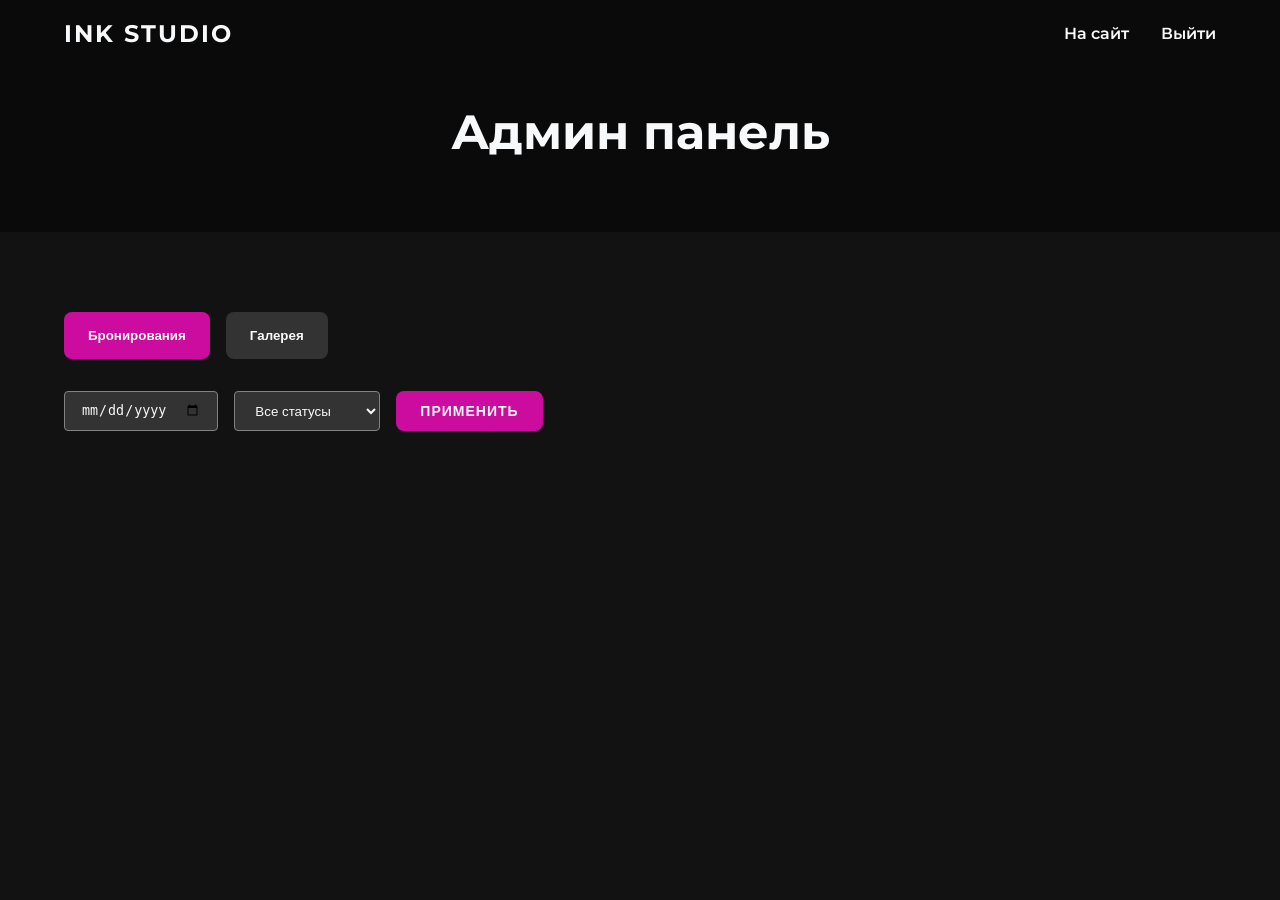
<file: admin.html>
<!DOCTYPE html>
<html lang="ru">
<head>
  <meta charset="UTF-8">
  <meta name="viewport" content="width=device-width, initial-scale=1.0">
  <title>Админ панель - INK Studio</title>
  <link rel="stylesheet" href="css/main.css">
  <link rel="stylesheet" href="css/admin.css">
  <link rel="stylesheet" href="https://fonts.googleapis.com/css2?family=Montserrat:wght@400;600;700&display=swap">
</head>
<body>
  <header class="header">
    <div class="container header-container">
      <div class="logo">
        <a href="index.html">INK Studio</a>
      </div>
      <nav class="main-nav">
        <button class="mobile-menu-toggle">
          <span></span>
          <span></span>
          <span></span>
        </button>
        <ul class="nav-list">
          <li><a href="index.html">На сайт</a></li>
          <li><a href="#" class="logout-btn">Выйти</a></li>
        </ul>
      </nav>
    </div>
  </header>

  <main>
    <section class="page-header">
      <div class="container">
        <h1>Админ панель</h1>
      </div>
    </section>

    <section class="admin-content">
      <div class="container">
        <div class="admin-tabs">
          <button class="tab-btn active" data-tab="bookings">Бронирования</button>
          <button class="tab-btn" data-tab="gallery">Галерея</button>
        </div>

        <div class="tab-content">
          <!-- Bookings Tab -->
          <div class="tab-pane active" id="bookings-tab">
            <div class="bookings-filters">
              <input type="date" id="date-filter" class="filter-input">
              <select id="status-filter" class="filter-input">
                <option value="all">Все статусы</option>
                <option value="pending">Ожидает</option>
                <option value="confirmed">Подтверждено</option>
                <option value="completed">Завершено</option>
                <option value="cancelled">Отменено</option>
              </select>
              <button class="btn btn-primary" id="apply-filters">Применить</button>
            </div>

            <div class="bookings-list">
              <!-- Bookings will be loaded here -->
            </div>
          </div>

          <!-- Gallery Tab -->
          <div class="tab-pane" id="gallery-tab">
            <div class="gallery-controls">
              <button class="btn btn-primary" id="add-work-btn">Добавить работу</button>
            </div>

            <div class="gallery-grid admin-gallery">
              <!-- Gallery items will be loaded here -->
            </div>

            <!-- Add Work Modal -->
            <div class="modal" id="add-work-modal">
              <div class="modal-content">
                <span class="close-modal">&times;</span>
                <h2>Добавить новую работу</h2>
                <form id="add-work-form">
                  <div class="form-group">
                    <label for="work-title">Название работы</label>
                    <input type="text" id="work-title" required>
                  </div>
                  
                  <div class="form-group">
                    <label for="work-description">Описание</label>
                    <textarea id="work-description" required></textarea>
                  </div>
                  
                  <div class="form-group">
                    <label for="work-style">Стиль</label>
                    <select id="work-style" required>
                      <option value="traditional">Традиционный</option>
                      <option value="realism">Реализм</option>
                      <option value="blackwork">Блэкворк</option>
                      <option value="neotraditional">Неотрадишнл</option>
                      <option value="graphic">Графика</option>
                    </select>
                  </div>
                  
                  <div class="form-group">
                    <label for="work-artist">Мастер</label>
                    <select id="work-artist" required>
                      <!-- Artists will be loaded here -->
                    </select>
                  </div>
                  
                  <div class="form-group">
                    <label for="work-image">URL изображения</label>
                    <input type="url" id="work-image" required>
                  </div>
                  
                  <div class="form-actions">
                    <button type="submit" class="btn btn-primary">Добавить</button>
                    <button type="button" class="btn btn-secondary" id="cancel-add-work">Отмена</button>
                  </div>
                </form>
              </div>
            </div>
          </div>
        </div>
      </div>
    </section>
  </main>

  <script src="js/main.js"></script>
  <script src="js/admin.js"></script>
</body>
</html>
</file>
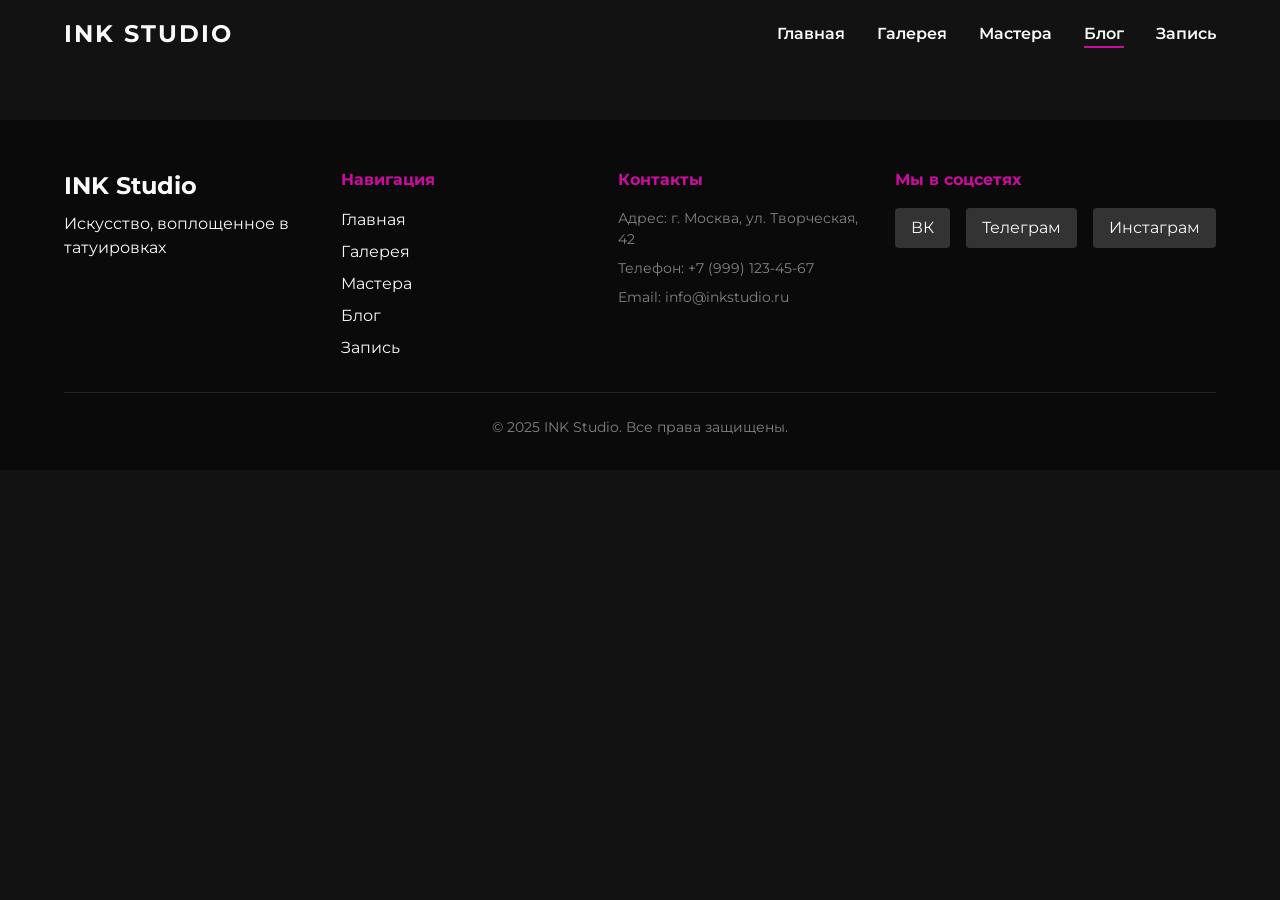
<file: blog-post.html>
<!DOCTYPE html>
<html lang="ru">
<head>
  <meta charset="UTF-8">
  <meta name="viewport" content="width=device-width, initial-scale=1.0">
  <title>Блог - INK Studio</title>
  <link rel="stylesheet" href="css/main.css">
  <link rel="stylesheet" href="css/blog.css">
  <link rel="stylesheet" href="https://fonts.googleapis.com/css2?family=Montserrat:wght@400;600;700&display=swap">
</head>
<body>
  <header class="header">
    <div class="container header-container">
      <div class="logo">
        <a href="index.html">INK Studio</a>
      </div>
      <nav class="main-nav">
        <button class="mobile-menu-toggle">
          <span></span>
          <span></span>
          <span></span>
        </button>
        <ul class="nav-list">
          <li><a href="index.html">Главная</a></li>
          <li><a href="gallery.html">Галерея</a></li>
          <li><a href="artists.html">Мастера</a></li>
          <li><a href="blog.html" class="active">Блог</a></li>
          <li><a href="booking.html">Запись</a></li>
        </ul>
      </nav>
    </div>
  </header>

  <main>
    <article class="post-content">
      <!-- Post content will be loaded here -->
    </article>
  </main>

  <footer class="footer">
    <div class="container">
      <div class="footer-content">
        <div class="footer-logo">
          <h3>INK Studio</h3>
          <p>Искусство, воплощенное в татуировках</p>
        </div>
        <div class="footer-nav">
          <h4>Навигация</h4>
          <ul>
            <li><a href="index.html">Главная</a></li>
            <li><a href="gallery.html">Галерея</a></li>
            <li><a href="artists.html">Мастера</a></li>
            <li><a href="blog.html">Блог</a></li>
            <li><a href="booking.html">Запись</a></li>
          </ul>
        </div>
        <div class="footer-contact">
          <h4>Контакты</h4>
          <p>Адрес: г. Москва, ул. Творческая, 42</p>
          <p>Телефон: +7 (999) 123-45-67</p>
          <p>Email: info@inkstudio.ru</p>
        </div>
        <div class="footer-social">
          <h4>Мы в соцсетях</h4>
          <div class="social-links">
            <a href="#" class="social-link">ВК</a>
            <a href="#" class="social-link">Телеграм</a>
            <a href="#" class="social-link">Инстаграм</a>
          </div>
        </div>
      </div>
      <div class="copyright">
        <p>&copy; 2025 INK Studio. Все права защищены.</p>
      </div>
    </div>
  </footer>

  <script src="js/main.js" type="module"></script>
  <script src="js/blog.js" type="module"></script>
</body>
</html>
</file>
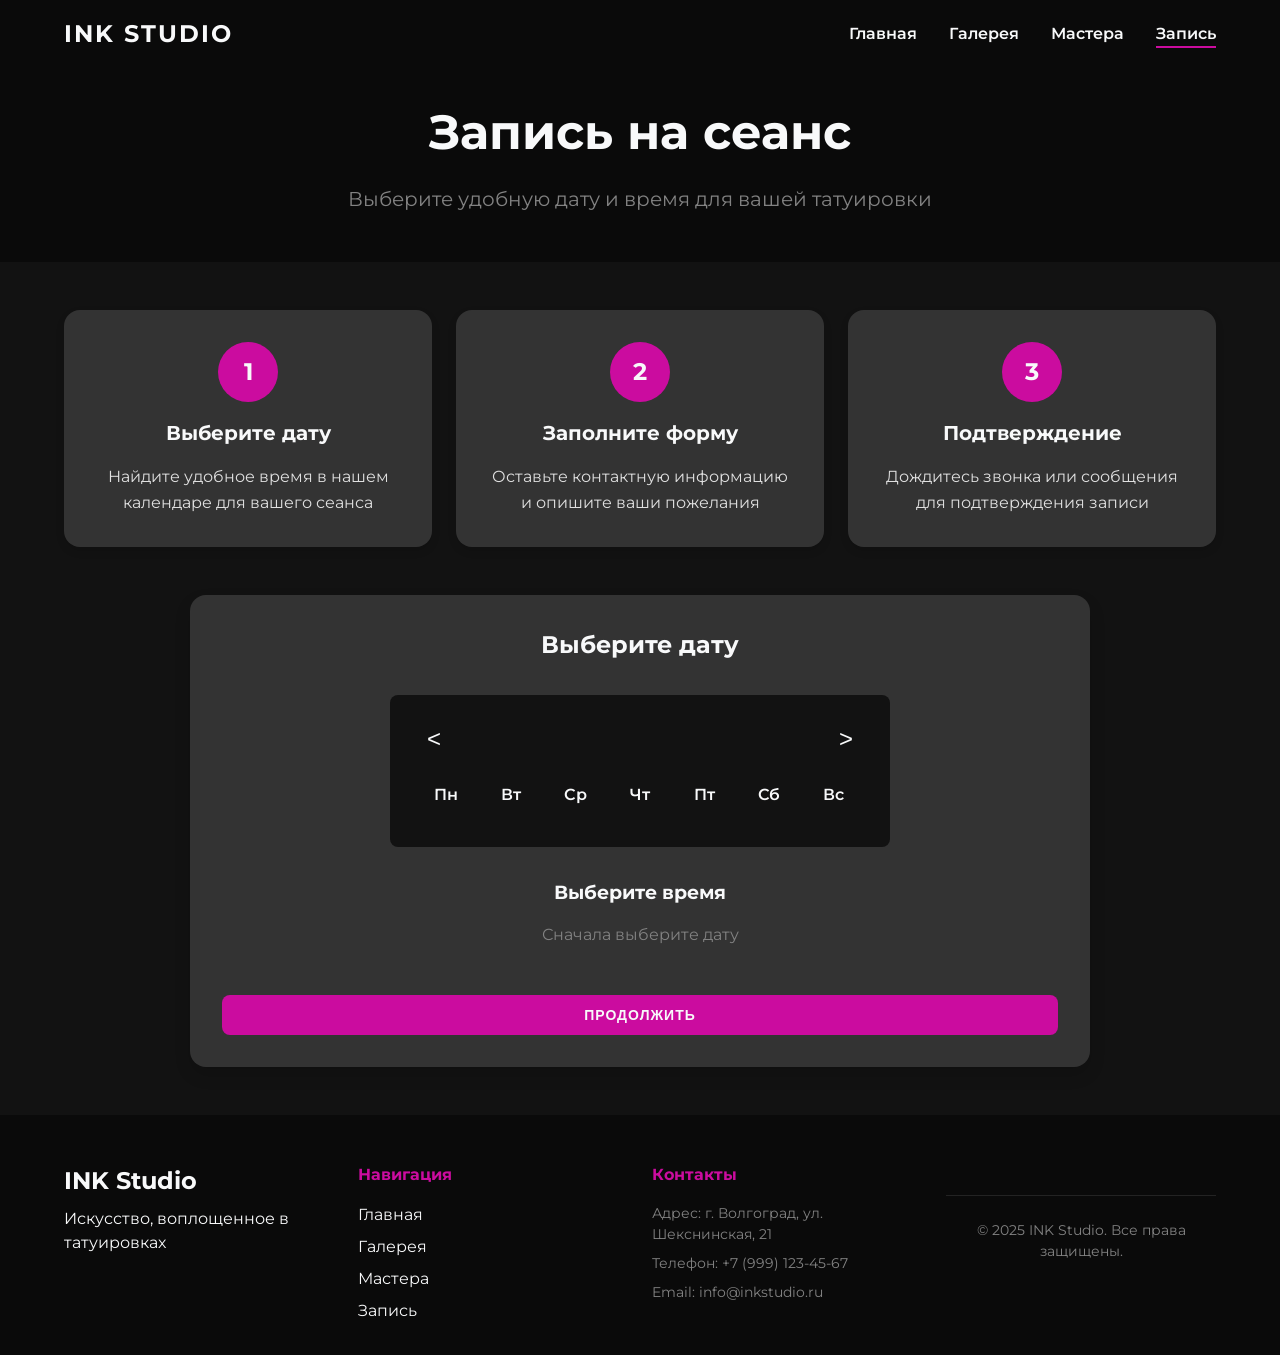
<file: booking.html>
<!DOCTYPE html>
<html lang="ru">
<head>
  <meta charset="UTF-8">
  <meta name="viewport" content="width=device-width, initial-scale=1.0">
  <title>Запись на сеанс - INK Studio</title>
  <link rel="stylesheet" href="css/main.css">
  <link rel="stylesheet" href="css/booking.css">
  <link rel="stylesheet" href="https://fonts.googleapis.com/css2?family=Montserrat:wght@400;600;700&display=swap">
</head>
<body>
  <header class="header">
    <div class="container header-container">
      <div class="logo">
        <a href="index.html">INK Studio</a>
      </div>
      <nav class="main-nav">
        <button class="mobile-menu-toggle">
          <span></span>
          <span></span>
          <span></span>
        </button>
        <ul class="nav-list">
          <li><a href="index.html">Главная</a></li>
          <li><a href="gallery.html">Галерея</a></li>
          <li><a href="artists.html">Мастера</a></li>
          <li><a href="booking.html" class="active">Запись</a></li>
        </ul>
      </nav>
    </div>
  </header>

  <main>
    <section class="page-header">
      <div class="container">
        <h1>Запись на сеанс</h1>
        <p>Выберите удобную дату и время для вашей татуировки</p>
      </div>
    </section>

    <section class="booking-info">
      <div class="container">
        <div class="info-cards">
          <div class="info-card">
            <div class="info-icon">1</div>
            <h3>Выберите дату</h3>
            <p>Найдите удобное время в нашем календаре для вашего сеанса</p>
          </div>
          <div class="info-card">
            <div class="info-icon">2</div>
            <h3>Заполните форму</h3>
            <p>Оставьте контактную информацию и опишите ваши пожелания</p>
          </div>
          <div class="info-card">
            <div class="info-icon">3</div>
            <h3>Подтверждение</h3>
            <p>Дождитесь звонка или сообщения для подтверждения записи</p>
          </div>
        </div>
      </div>
    </section>

    <section class="booking-form">
      <div class="container">
        <div class="booking-container">
          <div id="booking-step-1" class="booking-step active">
            <h2>Выберите дату</h2>
            <div class="calendar-container">
              <div class="calendar-header">
                <button id="prev-month">&lt;</button>
                <h3 id="current-month-year"></h3>
                <button id="next-month">&gt;</button>
              </div>
              <div class="weekdays">
                <div>Пн</div>
                <div>Вт</div>
                <div>Ср</div>
                <div>Чт</div>
                <div>Пт</div>
                <div>Сб</div>
                <div>Вс</div>
              </div>
              <div id="calendar-days" class="days">
                <!-- Days will be filled by JavaScript -->
              </div>
            </div>
            <div class="time-slots" id="time-slots">
              <h3>Выберите время</h3>
              <p class="select-date-message">Сначала выберите дату</p>
              <div class="slots-container">
                <!-- Time slots will be filled by JavaScript -->
              </div>
            </div>
            <div class="booking-step-buttons">
              <button class="btn btn-primary" id="continue-to-step-2" disabled>Продолжить</button>
            </div>
          </div>

          <div id="booking-step-2" class="booking-step">
            <h2>Контактная информация</h2>
            <form id="contact-form">
              <div class="form-group">
                <label for="name">Ваше имя*</label>
                <input type="text" id="name" name="name" required>
              </div>
              
              <div class="form-group">
                <label for="phone">Номер телефона*</label>
                <input type="tel" id="phone" name="phone" placeholder="+7 (___) ___-__-__" required>
              </div>
              
              <div class="form-group">
                <label>Предпочтительный способ связи*</label>
                <div class="radio-group">
                  <label class="radio-label">
                    <input type="radio" name="contact-method" value="phone" checked>
                    Телефон
                  </label>
                  <label class="radio-label">
                    <input type="radio" name="contact-method" value="telegram">
                    Телеграм
                  </label>
                  <label class="radio-label">
                    <input type="radio" name="contact-method" value="vk">
                    ВКонтакте
                  </label>
                </div>
              </div>
              
              <div class="form-group" id="telegram-field" style="display: none;">
                <label for="telegram">Ваш Телеграм*</label>
                <input type="text" id="telegram" name="telegram" placeholder="@username">
              </div>
              
              <div class="form-group" id="vk-field" style="display: none;">
                <label for="vk">Ваш ВКонтакте*</label>
                <input type="text" id="vk" name="vk" placeholder="vk.com/username">
              </div>
              
              <div class="form-group">
                <label for="artist">Выберите мастера (необязательно)</label>
                <select id="artist" name="artist">
                  <option value="">Без предпочтений</option>
                  <!-- Artists will be filled by JavaScript -->
                </select>
              </div>
              
              <div class="form-group">
                <label for="description">Описание желаемой татуировки*</label>
                <textarea id="description" name="description" rows="4" placeholder="Опишите ваши пожелания, стиль, размер и место нанесения татуировки" required></textarea>
              </div>
              
              <div class="form-group">
                <label class="checkbox-label">
                  <input type="checkbox" name="agree" required>
                  Я согласен на обработку персональных данных
                </label>
              </div>
              
              <div class="booking-step-buttons">
                <button type="button" class="btn btn-secondary" id="back-to-step-1">Назад</button>
                <button type="submit" class="btn btn-primary">Отправить заявку</button>
              </div>
            </form>
          </div>

          <div id="booking-step-3" class="booking-step">
            <div class="success-message">
              <div class="success-icon">✓</div>
              <h2>Заявка отправлена!</h2>
              <p>Спасибо за вашу заявку. Мы свяжемся с вами в ближайшее время для подтверждения записи.</p>
              <div class="booking-details">
                <p><strong>Дата:</strong> <span id="confirmation-date"></span></p>
                <p><strong>Время:</strong> <span id="confirmation-time"></span></p>
                <p><strong>Имя:</strong> <span id="confirmation-name"></span></p>
              </div>
              <div class="booking-step-buttons">
                <a href="index.html" class="btn btn-primary">Вернуться на главную</a>
              </div>
            </div>
          </div>
        </div>
      </div>
    </section>
  </main>

  <footer class="footer">
    <div class="container">
      <div class="footer-content">
        <div class="footer-logo">
          <h3>INK Studio</h3>
          <p>Искусство, воплощенное в татуировках</p>
        </div>
        <div class="footer-nav">
          <h4>Навигация</h4>
          <ul>
            <li><a href="index.html">Главная</a></li>
            <li><a href="gallery.html">Галерея</a></li>
            <li><a href="artists.html">Мастера</a></li>
            <li><a href="booking.html">Запись</a></li>
          </ul>
        </div>
        <div class="footer-contact">
          <h4>Контакты</h4>
          <p>Адрес: г. Волгоград, ул. Шекснинская, 21</p>
          <p>Телефон: +7 (999) 123-45-67</p>
          <p>Email: info@inkstudio.ru</p>
        </div>
      <div class="copyright">
        <p>&copy; 2025 INK Studio. Все права защищены.</p>
      </div>
    </div>
  </footer>

  <script src="js/main.js" type="module"></script>
  <script src="js/booking.js" type="module"></script>
</body>
</html>
</file>
<file: css/main.css>
/* ===== RESET & BASE STYLES ===== */
*, *::before, *::after {
  box-sizing: border-box;
  margin: 0;
  padding: 0;
}

:root {
  --color-dark: #121212;
  --color-darker: #0a0a0a;
  --color-light: #f8f9fa;
  --color-light-gray: #e0e0e0;
  --color-gray: #828282;
  --color-primary: #cb0c9f;
  --color-primary-dark: #9c0979;
  --color-primary-light: #e83fc6;
  --color-secondary: #333333;
  --color-accent: #66fcf1;
  --color-ink: #111111;
  
  --shadow-sm: 0 2px 4px rgba(0, 0, 0, 0.1);
  --shadow-md: 0 4px 8px rgba(0, 0, 0, 0.12);
  --shadow-lg: 0 8px 16px rgba(0, 0, 0, 0.15);
  
  --transition-fast: 0.2s ease;
  --transition-normal: 0.3s ease;
  --transition-slow: 0.5s ease;
  
  --spacing-xs: 0.25rem;
  --spacing-sm: 0.5rem;
  --spacing-md: 1rem;
  --spacing-lg: 1.5rem;
  --spacing-xl: 2rem;
  --spacing-xxl: 3rem;
  
  --border-radius-sm: 0.25rem;
  --border-radius-md: 0.5rem;
  --border-radius-lg: 1rem;
  
  --font-family: 'Montserrat', sans-serif;
  --font-size-sm: 0.875rem;
  --font-size-md: 1rem;
  --font-size-lg: 1.25rem;
  --font-size-xl: 1.5rem;
  --font-size-xxl: 2rem;
  --font-size-huge: 3rem;
}

html {
  font-size: 16px;
  scroll-behavior: smooth;
}

body {
  font-family: var(--font-family);
  font-size: var(--font-size-md);
  color: var(--color-light);
  background-color: var(--color-dark);
  line-height: 1.5;
  overflow-x: hidden;
}

img {
  max-width: 100%;
  height: auto;
  display: block;
}

a {
  color: var(--color-light);
  text-decoration: none;
  transition: color var(--transition-fast);
}

a:hover {
  color: var(--color-primary);
}

ul {
  list-style: none;
}

/* ===== COMMON CLASSES ===== */
.container {
  width: 100%;
  max-width: 1200px;
  margin: 0 auto;
  padding: 0 var(--spacing-lg);
}

.btn {
  display: inline-block;
  padding: 0.75rem 1.5rem;
  border: none;
  border-radius: var(--border-radius-md);
  font-weight: 600;
  cursor: pointer;
  text-align: center;
  transition: all var(--transition-fast);
  text-transform: uppercase;
  letter-spacing: 1px;
  font-size: var(--font-size-sm);
}

.btn-primary {
  background-color: var(--color-primary);
  color: var(--color-light);
}

.btn-primary:hover {
  background-color: var(--color-primary-dark);
  color: var(--color-light);
  transform: translateY(-2px);
}

.btn-secondary {
  background-color: transparent;
  color: var(--color-light);
  border: 2px solid var(--color-light);
}

.btn-secondary:hover {
  background-color: var(--color-light);
  color: var(--color-dark);
  transform: translateY(-2px);
}

.section-title {
  font-size: var(--font-size-xxl);
  margin-bottom: var(--spacing-xl);
  position: relative;
  font-weight: 700;
  text-align: center;
}

.section-title::after {
  content: '';
  position: absolute;
  bottom: -10px;
  left: 50%;
  transform: translateX(-50%);
  width: 60px;
  height: 3px;
  background-color: var(--color-primary);
}

.cta-center {
  text-align: center;
  margin-top: var(--spacing-xl);
}

/* ===== HEADER & NAVIGATION ===== */
.header {
  position: fixed;
  top: 0;
  left: 0;
  width: 100%;
  z-index: 1000;
  background-color: transparent;
  transition: background-color var(--transition-normal), padding var(--transition-normal);
  padding: var(--spacing-md) 0;
}

.header.scrolled {
  background-color: rgba(10, 10, 10, 0.95);
  padding: var(--spacing-sm) 0;
  box-shadow: var(--shadow-md);
}

.header-container {
  display: flex;
  justify-content: space-between;
  align-items: center;
}

.logo a {
  font-size: var(--font-size-xl);
  font-weight: 700;
  color: var(--color-light);
  text-transform: uppercase;
  letter-spacing: 2px;
}

.logo a:hover {
  color: var(--color-primary);
}

.main-nav {
  display: flex;
  align-items: center;
}

.nav-list {
  display: flex;
  gap: var(--spacing-xl);
}

.nav-list a {
  font-weight: 600;
  position: relative;
}

.nav-list a::after {
  content: '';
  position: absolute;
  bottom: -5px;
  left: 0;
  width: 0;
  height: 2px;
  background-color: var(--color-primary);
  transition: width var(--transition-normal);
}

.nav-list a:hover::after,
.nav-list a.active::after {
  width: 100%;
}

.mobile-menu-toggle {
  display: none;
  background: none;
  border: none;
  cursor: pointer;
  width: 30px;
  height: 25px;
  position: relative;
}

.mobile-menu-toggle span {
  display: block;
  width: 100%;
  height: 2px;
  background-color: var(--color-light);
  position: absolute;
  transition: all var(--transition-fast);
}

.mobile-menu-toggle span:nth-child(1) {
  top: 0;
}

.mobile-menu-toggle span:nth-child(2) {
  top: 50%;
  transform: translateY(-50%);
}

.mobile-menu-toggle span:nth-child(3) {
  bottom: 0;
}

.mobile-menu-toggle.active span:nth-child(1) {
  top: 50%;
  transform: translateY(-50%) rotate(45deg);
}

.mobile-menu-toggle.active span:nth-child(2) {
  opacity: 0;
}

.mobile-menu-toggle.active span:nth-child(3) {
  bottom: 50%;
  transform: translateY(50%) rotate(-45deg);
}

/* ===== FOOTER ===== */
.footer {
  background-color: var(--color-darker);
  padding: var(--spacing-xxl) 0 var(--spacing-xl);
  margin-top: var(--spacing-xxl);
}

.footer-content {
  display: grid;
  grid-template-columns: repeat(4, 1fr);
  gap: var(--spacing-lg);
}

.footer-logo h3 {
  font-size: var(--font-size-xl);
  margin-bottom: var(--spacing-sm);
}

.footer-nav h4,
.footer-contact h4,
.footer-social h4 {
  font-size: var(--font-size-md);
  margin-bottom: var(--spacing-md);
  color: var(--color-primary);
}

.footer-nav ul {
  display: flex;
  flex-direction: column;
  gap: var(--spacing-sm);
}

.footer-contact p {
  margin-bottom: var(--spacing-sm);
  font-size: var(--font-size-sm);
  color: var(--color-gray);
}

.social-links {
  display: flex;
  gap: var(--spacing-md);
}

.social-link {
  display: inline-block;
  padding: var(--spacing-sm) var(--spacing-md);
  background-color: var(--color-secondary);
  border-radius: var(--border-radius-sm);
  transition: all var(--transition-fast);
}

.social-link:hover {
  background-color: var(--color-primary);
  transform: translateY(-2px);
}

.copyright {
  text-align: center;
  margin-top: var(--spacing-xl);
  padding-top: var(--spacing-lg);
  border-top: 1px solid rgba(255, 255, 255, 0.1);
  font-size: var(--font-size-sm);
  color: var(--color-gray);
}

/* ===== PAGE HEADER ===== */
.page-header {
  background-color: var(--color-darker);
  padding: calc(var(--spacing-xxl) * 2) 0 var(--spacing-xxl);
  text-align: center;
  margin-bottom: var(--spacing-xxl);
}

.page-header h1 {
  font-size: var(--font-size-huge);
  margin-bottom: var(--spacing-md);
}

.page-header p {
  font-size: var(--font-size-lg);
  color: var(--color-gray);
  max-width: 600px;
  margin: 0 auto;
}

/* ===== RESPONSIVE DESIGN ===== */
@media (max-width: 1024px) {
  .footer-content {
    grid-template-columns: repeat(2, 1fr);
  }
}

@media (max-width: 768px) {
  .mobile-menu-toggle {
    display: block;
    z-index: 1001;
  }
  
  .nav-list {
    position: fixed;
    top: 0;
    right: -100%;
    width: 250px;
    height: 100vh;
    background-color: var(--color-darker);
    flex-direction: column;
    justify-content: center;
    align-items: center;
    gap: var(--spacing-xl);
    transition: right var(--transition-normal);
    z-index: 1000;
    padding: var(--spacing-xxl) 0;
  }
  
  .nav-list.active {
    right: 0;
    box-shadow: var(--shadow-lg);
  }
  
  .section-title {
    font-size: var(--font-size-xl);
  }
  
  .page-header h1 {
    font-size: var(--font-size-xxl);
  }
}

@media (max-width: 576px) {
  .footer-content {
    grid-template-columns: 1fr;
    text-align: center;
  }
  
  .social-links {
    justify-content: center;
  }
  
  .container {
    padding: 0 var(--spacing-md);
  }
  
  .btn {
    padding: 0.6rem 1.2rem;
    font-size: 0.8rem;
  }
}
</file>
<file: css/admin.css>
/* ===== ADMIN PANEL STYLES ===== */
.admin-content {
  padding: var(--spacing-xl) 0;
}

/* Tabs */
.admin-tabs {
  display: flex;
  gap: var(--spacing-md);
  margin-bottom: var(--spacing-xl);
}

.tab-btn {
  padding: var(--spacing-md) var(--spacing-lg);
  background-color: var(--color-secondary);
  border: none;
  border-radius: var(--border-radius-md);
  color: var(--color-light);
  cursor: pointer;
  transition: all var(--transition-fast);
  font-weight: 600;
}

.tab-btn:hover,
.tab-btn.active {
  background-color: var(--color-primary);
}

.tab-pane {
  display: none;
}

.tab-pane.active {
  display: block;
  animation: fadeIn 0.3s ease-out;
}

/* Bookings */
.bookings-filters {
  display: flex;
  gap: var(--spacing-md);
  margin-bottom: var(--spacing-xl);
}

.filter-input {
  padding: var(--spacing-sm) var(--spacing-md);
  background-color: var(--color-secondary);
  border: 1px solid var(--color-gray);
  border-radius: var(--border-radius-sm);
  color: var(--color-light);
}

.bookings-list {
  display: grid;
  gap: var(--spacing-md);
}

.booking-item {
  background-color: var(--color-secondary);
  border-radius: var(--border-radius-md);
  padding: var(--spacing-lg);
  display: grid;
  grid-template-columns: 2fr 1fr 1fr auto;
  align-items: center;
  gap: var(--spacing-md);
}

.booking-info h3 {
  margin-bottom: var(--spacing-xs);
}

.booking-info p {
  color: var(--color-light-gray);
  font-size: var(--font-size-sm);
}

.booking-date,
.booking-status {
  text-align: center;
}

.status-badge {
  display: inline-block;
  padding: var(--spacing-xs) var(--spacing-sm);
  border-radius: var(--border-radius-sm);
  font-size: var(--font-size-sm);
  font-weight: 600;
}

.status-pending {
  background-color: #ffd700;
  color: #000;
}

.status-confirmed {
  background-color: #4caf50;
  color: #fff;
}

.status-completed {
  background-color: #2196f3;
  color: #fff;
}

.status-cancelled {
  background-color: #f44336;
  color: #fff;
}

.booking-actions {
  display: flex;
  gap: var(--spacing-sm);
}

.action-btn {
  padding: var(--spacing-xs) var(--spacing-sm);
  border: none;
  border-radius: var(--border-radius-sm);
  cursor: pointer;
  transition: all var(--transition-fast);
  font-size: var(--font-size-sm);
}

.action-btn:hover {
  transform: translateY(-2px);
}

/* Gallery Management */
.gallery-controls {
  margin-bottom: var(--spacing-xl);
}

.admin-gallery {
  gap: var(--spacing-lg);
}

.gallery-item {
  position: relative;
}

.gallery-item .delete-work {
  position: absolute;
  top: var(--spacing-sm);
  right: var(--spacing-sm);
  width: 30px;
  height: 30px;
  background-color: #f44336;
  border: none;
  border-radius: 50%;
  color: white;
  display: flex;
  align-items: center;
  justify-content: center;
  cursor: pointer;
  opacity: 0;
  transition: all var(--transition-fast);
}

.gallery-item:hover .delete-work {
  opacity: 1;
}

/* Modal */
.modal {
  position: fixed;
  top: 0;
  left: 0;
  width: 100%;
  height: 100%;
  background-color: rgba(0, 0, 0, 0.8);
  display: flex;
  align-items: center;
  justify-content: center;
  z-index: 1000;
  opacity: 0;
  visibility: hidden;
  transition: all var(--transition-normal);
}

.modal.active {
  opacity: 1;
  visibility: visible;
}

.modal-content {
  background-color: var(--color-darker);
  padding: var(--spacing-xl);
  border-radius: var(--border-radius-lg);
  width: 90%;
  max-width: 600px;
  position: relative;
}

.close-modal {
  position: absolute;
  top: var(--spacing-md);
  right: var(--spacing-md);
  font-size: var(--font-size-xl);
  cursor: pointer;
  color: var(--color-light);
  transition: color var(--transition-fast);
}

.close-modal:hover {
  color: var(--color-primary);
}

.form-group {
  margin-bottom: var(--spacing-lg);
}

.form-group label {
  display: block;
  margin-bottom: var(--spacing-sm);
  font-weight: 600;
}

.form-group input,
.form-group select,
.form-group textarea {
  width: 100%;
  padding: var(--spacing-sm);
  background-color: var(--color-secondary);
  border: 1px solid var(--color-gray);
  border-radius: var(--border-radius-sm);
  color: var(--color-light);
}

.form-group textarea {
  height: 100px;
  resize: vertical;
}

.form-actions {
  display: flex;
  gap: var(--spacing-md);
  justify-content: flex-end;
}

/* Responsive Design */
@media (max-width: 992px) {
  .booking-item {
    grid-template-columns: 1fr 1fr;
    gap: var(--spacing-md);
  }
  
  .booking-info {
    grid-column: 1 / -1;
  }
}

@media (max-width: 768px) {
  .admin-tabs {
    flex-direction: column;
  }
  
  .bookings-filters {
    flex-direction: column;
  }
  
  .booking-item {
    grid-template-columns: 1fr;
    text-align: center;
  }
  
  .booking-actions {
    justify-content: center;
  }
}

@media (max-width: 576px) {
  .modal-content {
    padding: var(--spacing-md);
  }
  
  .form-actions {
    flex-direction: column;
  }
}
</file>
<file: css/blog.css>
/* Existing blog styles */

/* Single Post Styles */
.post-content {
  max-width: 800px;
  margin: 120px auto var(--spacing-xxl);
  padding: 0 var(--spacing-lg);
}

.post-header {
  margin-bottom: var(--spacing-xl);
}

.post-image {
  width: 100%;
  height: 400px;
  border-radius: var(--border-radius-lg);
  overflow: hidden;
  margin-bottom: var(--spacing-lg);
}

.post-image img {
  width: 100%;
  height: 100%;
  object-fit: cover;
}

.post-header h1 {
  font-size: var(--font-size-huge);
  margin-bottom: var(--spacing-md);
}

.post-meta {
  display: flex;
  gap: var(--spacing-md);
  color: var(--color-gray);
  font-size: var(--font-size-sm);
}

.post-category {
  background-color: var(--color-primary);
  color: var(--color-light);
  padding: var(--spacing-xs) var(--spacing-sm);
  border-radius: var(--border-radius-sm);
}

.post-body {
  font-size: var(--font-size-lg);
  line-height: 1.8;
  color: var(--color-light-gray);
}

.post-body p {
  margin-bottom: var(--spacing-lg);
}

.post-body h2 {
  font-size: var(--font-size-xl);
  margin: var(--spacing-xl) 0 var(--spacing-md);
}

.post-body h3 {
  font-size: var(--font-size-lg);
  margin: var(--spacing-lg) 0 var(--spacing-md);
}

.post-body ul,
.post-body ol {
  margin: var(--spacing-md) 0;
  padding-left: var(--spacing-xl);
}

.post-body li {
  margin-bottom: var(--spacing-sm);
}

.post-body img {
  max-width: 100%;
  border-radius: var(--border-radius-md);
  margin: var(--spacing-lg) 0;
}

.error {
  text-align: center;
  color: var(--color-gray);
  padding: var(--spacing-xl);
}

@media (max-width: 768px) {
  .post-header h1 {
    font-size: var(--font-size-xxl);
  }
  
  .post-image {
    height: 300px;
  }
  
  .post-meta {
    flex-direction: column;
    gap: var(--spacing-xs);
  }
  
  .post-body {
    font-size: var(--font-size-md);
  }
}
</file>
<file: css/booking.css>
/* ===== BOOKING INFO SECTION ===== */
.booking-info {
  margin-bottom: var(--spacing-xxl);
}

.info-cards {
  display: grid;
  grid-template-columns: repeat(3, 1fr);
  gap: var(--spacing-lg);
}

.info-card {
  background-color: var(--color-secondary);
  padding: var(--spacing-xl);
  border-radius: var(--border-radius-lg);
  text-align: center;
  box-shadow: var(--shadow-md);
  transition: transform var(--transition-normal), box-shadow var(--transition-normal);
}

.info-card:hover {
  transform: translateY(-5px);
  box-shadow: var(--shadow-lg);
}

.info-icon {
  width: 60px;
  height: 60px;
  background-color: var(--color-primary);
  border-radius: 50%;
  display: flex;
  align-items: center;
  justify-content: center;
  margin: 0 auto var(--spacing-md);
  font-size: var(--font-size-xl);
  font-weight: 700;
}

.info-card h3 {
  margin-bottom: var(--spacing-md);
  font-size: var(--font-size-lg);
}

.info-card p {
  color: var(--color-light-gray);
  line-height: 1.6;
}

/* ===== BOOKING FORM ===== */
.booking-container {
  background-color: var(--color-secondary);
  border-radius: var(--border-radius-lg);
  padding: var(--spacing-xl);
  box-shadow: var(--shadow-lg);
  max-width: 900px;
  margin: 0 auto;
}

.booking-step {
  display: none;
}

.booking-step.active {
  display: block;
  animation: fadeIn 0.5s ease-out;
}

.booking-step h2 {
  text-align: center;
  margin-bottom: var(--spacing-xl);
  font-size: var(--font-size-xl);
}

/* ===== CALENDAR STYLES ===== */
.calendar-container {
  max-width: 500px;
  margin: 0 auto var(--spacing-xl);
  background-color: var(--color-dark);
  border-radius: var(--border-radius-md);
  padding: var(--spacing-lg);
}

.calendar-header {
  display: flex;
  justify-content: space-between;
  align-items: center;
  margin-bottom: var(--spacing-md);
}

.calendar-header button {
  background: none;
  border: none;
  color: var(--color-light);
  font-size: var(--font-size-xl);
  cursor: pointer;
  transition: color var(--transition-fast);
  width: 40px;
  height: 40px;
  display: flex;
  align-items: center;
  justify-content: center;
}

.calendar-header button:hover {
  color: var(--color-primary);
}

.weekdays {
  display: grid;
  grid-template-columns: repeat(7, 1fr);
  text-align: center;
  margin-bottom: var(--spacing-sm);
  font-weight: 600;
}

.weekdays div {
  padding: var(--spacing-sm);
}

.days {
  display: grid;
  grid-template-columns: repeat(7, 1fr);
  gap: 5px;
}

.days div {
  padding: var(--spacing-sm);
  text-align: center;
  border-radius: var(--border-radius-sm);
  cursor: pointer;
  transition: all var(--transition-fast);
}

.days div:not(.inactive):hover {
  background-color: var(--color-secondary);
}

.days div.today {
  border: 1px solid var(--color-primary);
  font-weight: 600;
}

.days div.selected {
  background-color: var(--color-primary);
  color: var(--color-light);
  font-weight: 600;
}

.days div.inactive {
  color: var(--color-gray);
  cursor: not-allowed;
}

/* ===== TIME SLOTS ===== */
.time-slots {
  max-width: 500px;
  margin: 0 auto var(--spacing-xl);
}

.time-slots h3 {
  text-align: center;
  margin-bottom: var(--spacing-md);
}

.select-date-message {
  text-align: center;
  color: var(--color-gray);
  margin-bottom: var(--spacing-md);
}

.slots-container {
  display: grid;
  grid-template-columns: repeat(auto-fill, minmax(100px, 1fr));
  gap: var(--spacing-sm);
}

.time-slot {
  background-color: var(--color-dark);
  padding: var(--spacing-sm);
  border-radius: var(--border-radius-sm);
  text-align: center;
  cursor: pointer;
  transition: all var(--transition-fast);
}

.time-slot:hover:not(.unavailable) {
  background-color: var(--color-primary-dark);
}

.time-slot.selected {
  background-color: var(--color-primary);
  color: var(--color-light);
}

.time-slot.unavailable {
  color: var(--color-gray);
  cursor: not-allowed;
}

/* ===== BOOKING STEP BUTTONS ===== */
.booking-step-buttons {
  display: flex;
  justify-content: space-between;
  gap: var(--spacing-md);
  margin-top: var(--spacing-xl);
}

.booking-step-buttons button {
  flex: 1;
}

/* ===== CONTACT FORM ===== */
.form-group {
  margin-bottom: var(--spacing-lg);
}

.form-group label {
  display: block;
  margin-bottom: var(--spacing-sm);
  font-weight: 600;
}

.form-group input,
.form-group select,
.form-group textarea {
  width: 100%;
  padding: var(--spacing-md);
  background-color: var(--color-dark);
  border: 1px solid var(--color-gray);
  border-radius: var(--border-radius-sm);
  color: var(--color-light);
  font-family: var(--font-family);
  transition: border-color var(--transition-fast);
}

.form-group input:focus,
.form-group select:focus,
.form-group textarea:focus {
  border-color: var(--color-primary);
  outline: none;
}

.radio-group {
  display: flex;
  gap: var(--spacing-md);
  flex-wrap: wrap;
}

.radio-label {
  display: flex;
  align-items: center;
  gap: var(--spacing-sm);
  cursor: pointer;
}

.radio-label input {
  width: auto;
}

.checkbox-label {
  display: flex;
  align-items: flex-start;
  gap: var(--spacing-sm);
  cursor: pointer;
}

.checkbox-label input {
  width: auto;
  margin-top: 5px;
}

/* ===== SUCCESS MESSAGE ===== */
.success-message {
  text-align: center;
  padding: var(--spacing-xl) 0;
}

.success-icon {
  width: 80px;
  height: 80px;
  background-color: var(--color-primary);
  border-radius: 50%;
  display: flex;
  align-items: center;
  justify-content: center;
  margin: 0 auto var(--spacing-xl);
  font-size: var(--font-size-xxl);
  color: var(--color-light);
}

.success-message h2 {
  margin-bottom: var(--spacing-md);
}

.success-message p {
  color: var(--color-light-gray);
  max-width: 500px;
  margin: 0 auto var(--spacing-xl);
  line-height: 1.6;
}

.booking-details {
  background-color: var(--color-dark);
  padding: var(--spacing-lg);
  border-radius: var(--border-radius-md);
  max-width: 400px;
  margin: 0 auto var(--spacing-xl);
  text-align: left;
}

.booking-details p {
  margin-bottom: var(--spacing-sm);
}

/* ===== ANIMATIONS ===== */
@keyframes fadeIn {
  from {
    opacity: 0;
    transform: translateY(20px);
  }
  to {
    opacity: 1;
    transform: translateY(0);
  }
}

/* ===== RESPONSIVE DESIGN ===== */
@media (max-width: 768px) {
  .info-cards {
    grid-template-columns: 1fr;
    gap: var(--spacing-md);
  }
  
  .booking-step-buttons {
    flex-direction: column;
  }
  
  .radio-group {
    flex-direction: column;
    gap: var(--spacing-sm);
  }
}

@media (max-width: 576px) {
  .booking-container {
    padding: var(--spacing-md);
  }
  
  .calendar-container {
    padding: var(--spacing-sm);
  }
  
  .weekdays div,
  .days div {
    padding: var(--spacing-xs);
    font-size: var(--font-size-sm);
  }
  
  .slots-container {
    grid-template-columns: repeat(3, 1fr);
  }
}
</file>
